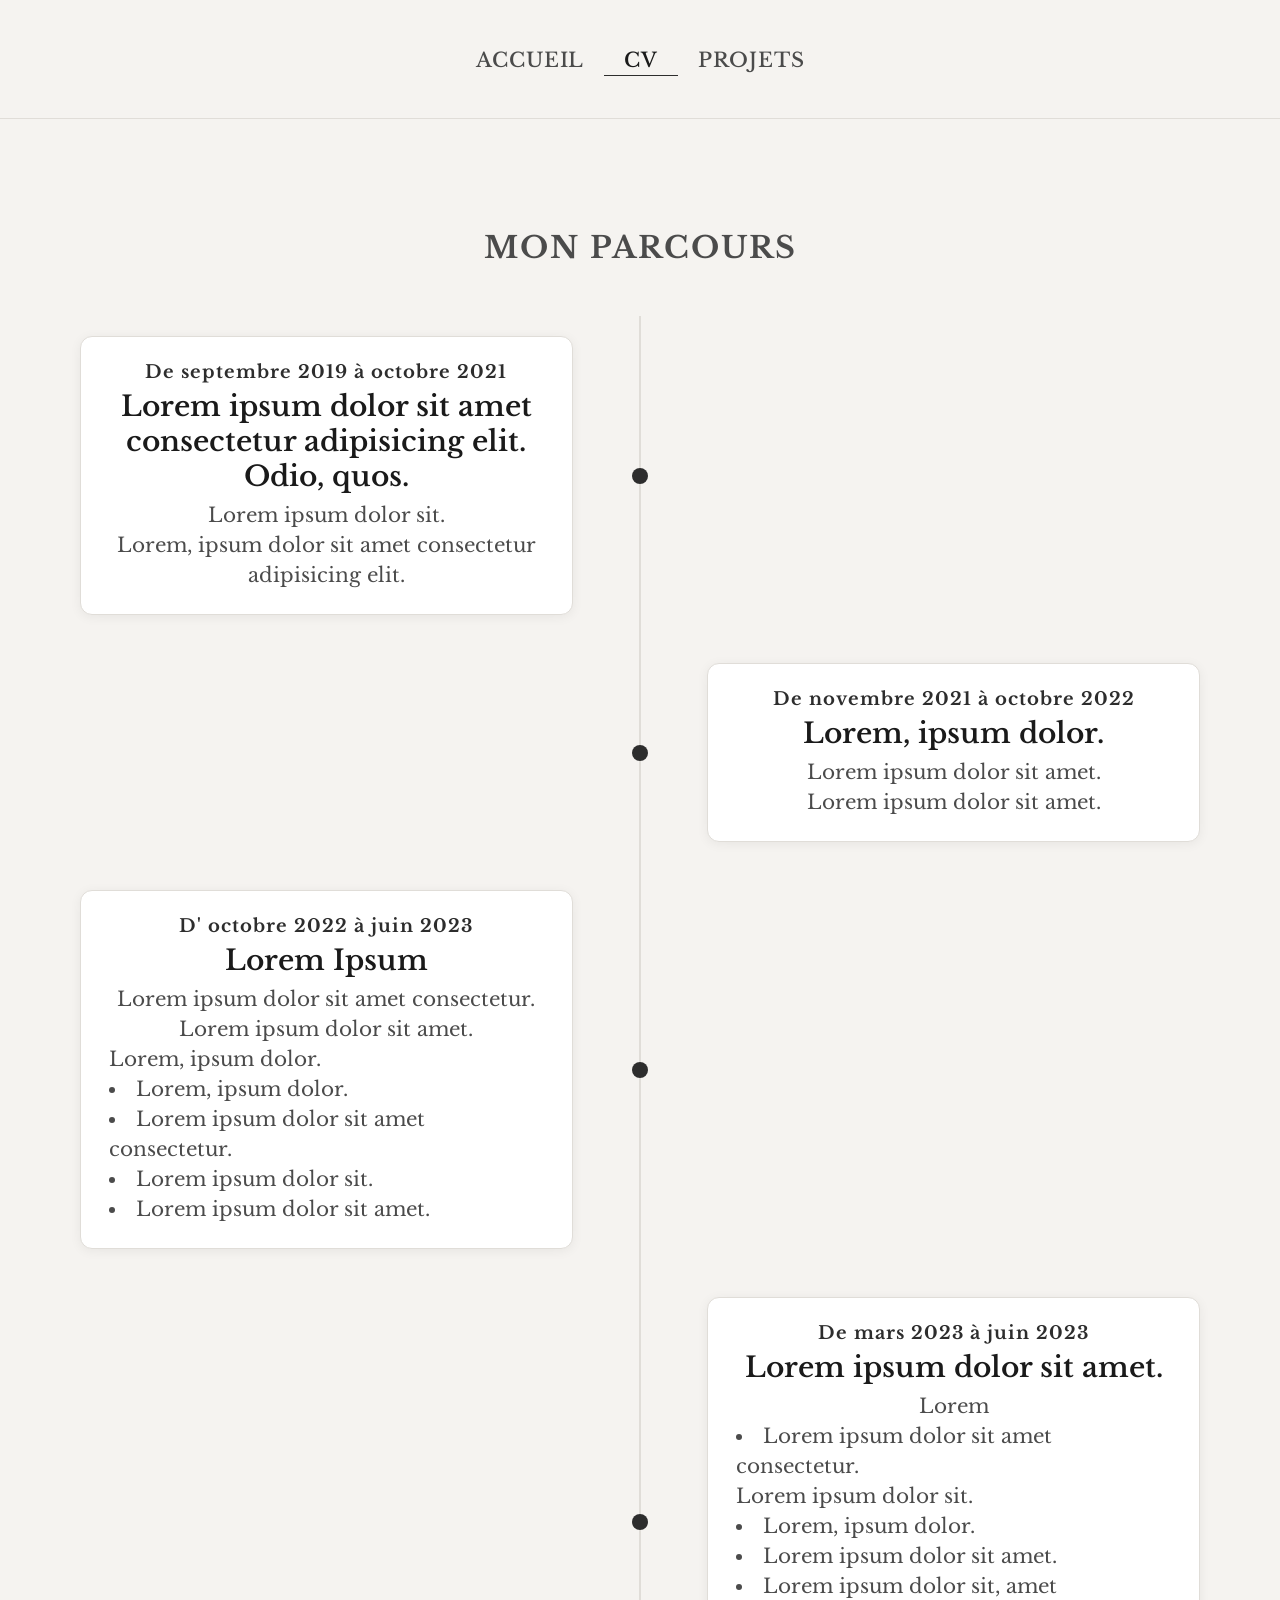
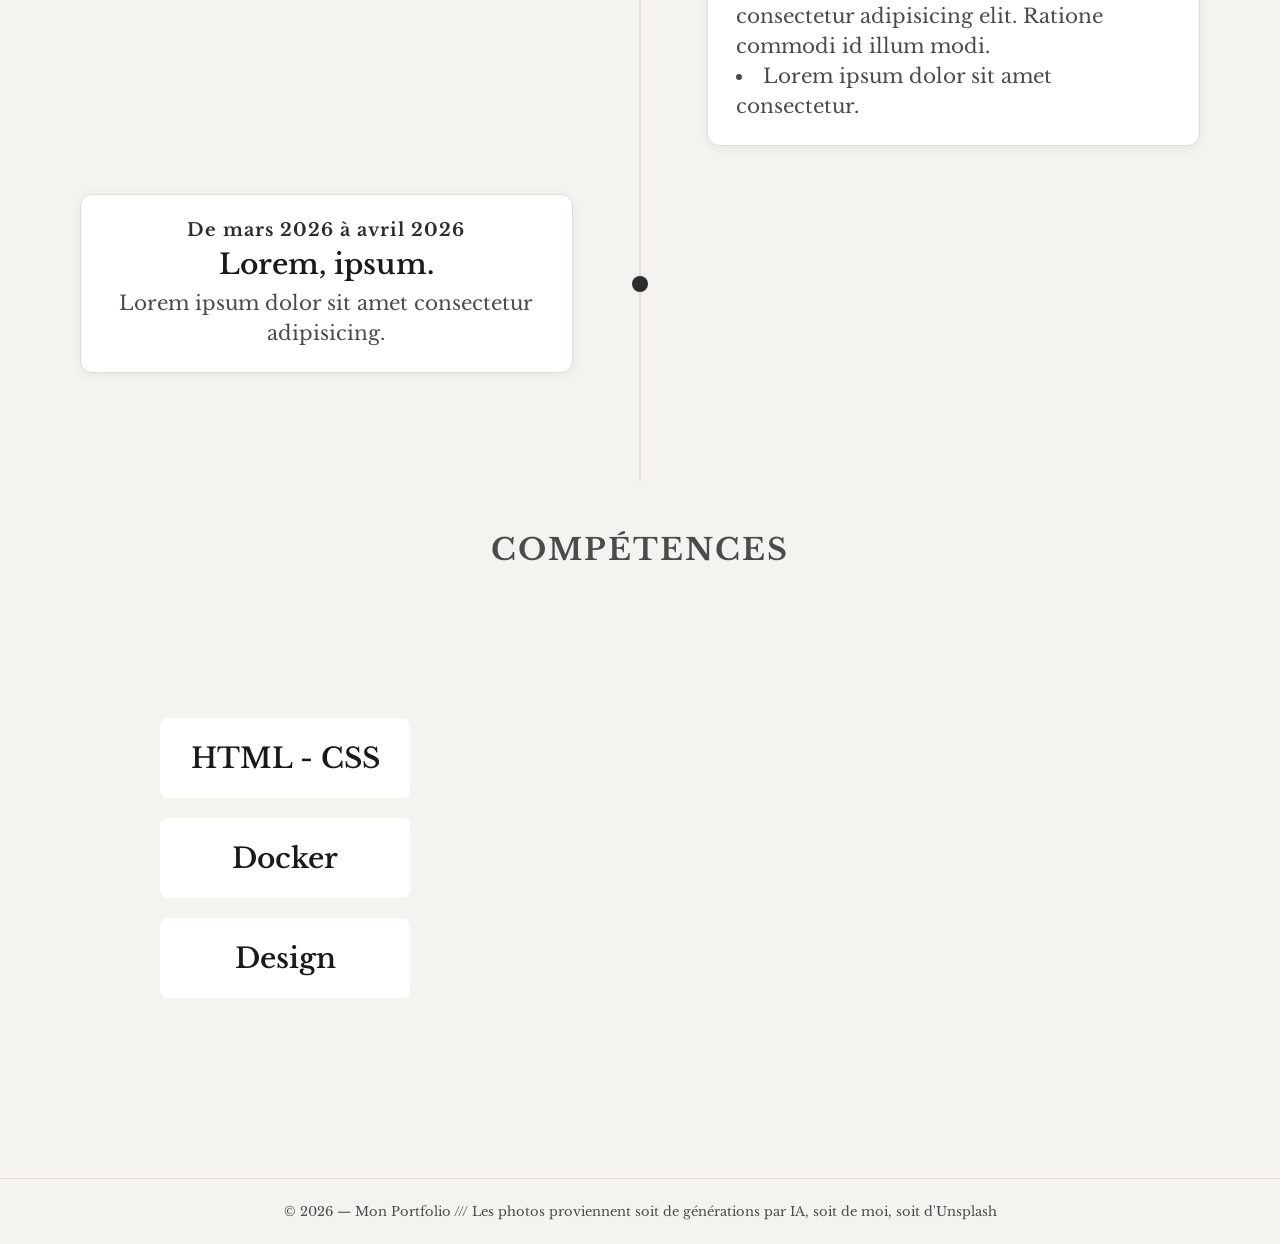
<file: templates/cv.html>
<!doctype html>
<html lang="fr">
  <head>
    <meta charset="UTF-8" />
    <meta name="viewport" content="width=device-width, initial-scale=1.0" />
    <meta
      name="keywords"
      content="cv, presentation,parcours,personnel,compétences"
    />
    <meta
      name="description"
      content="page contenant un résumé de mon cv ainsi que mes principales compétences techniques."
    />
    <meta name="author" content="Tabermaaalt" />
    <link rel="stylesheet" href="../styles/cv.css" />
    <link rel="icon" href="../images/favicon.png" />
    <link rel="preconnect" href="https://fonts.googleapis.com" />
    <link rel="preconnect" href="https://fonts.gstatic.com" crossorigin />
    <link
      href="https://fonts.googleapis.com/css2?family=Libre+Baskerville:ital,wght@0,400..700;1,400..700&family=Playfair+Display:ital,wght@0,400..900;1,400..900&display=swap"
      rel="stylesheet"
    />
    <title>CV</title>
  </head>
  <body>
    <header>
      <nav>
        <input type="checkbox" id="menu-toggle" class="menu-toggle" tabindex="-1" />
        <label for="menu-toggle" class="hamburger" aria-label="Menu" tabindex="0">
          <span></span>
          <span></span>
          <span></span>
        </label>
        <div class="nav-links">
          <a href="index.html" class="nav-link">Accueil</a>
          <a href="cv.html" class="nav-link active">CV</a>
          <a href="projets.html" class="nav-link">Projets</a>
        </div>
      </nav>
    </header>
    <main>
      <h2 class="page-titre">Mon Parcours</h2>
      <div class="timeline">
        <div class="timeline-item">
          <div class="timeline-content">
            <div class="timeline-year">De septembre 2019 à octobre 2021</div>
            <div class="timeline-title">
              Lorem ipsum dolor sit amet consectetur adipisicing elit. Odio,
              quos.
            </div>
            <div class="timeline-desc">
              Lorem ipsum dolor sit. <br />Lorem, ipsum dolor sit amet
              consectetur adipisicing elit.
            </div>
          </div>
          <div class="timeline-dot"></div>
        </div>

        <div class="timeline-item-reverse">
          <div class="timeline-content">
            <div class="timeline-year">De novembre 2021 à octobre 2022</div>
            <div class="timeline-title">Lorem, ipsum dolor.</div>
            <div class="timeline-desc">
              Lorem ipsum dolor sit amet. <br />Lorem ipsum dolor sit amet.
            </div>
          </div>
          <div class="timeline-dot"></div>
        </div>

        <div class="timeline-item">
          <div class="timeline-content">
            <div class="timeline-year">D' octobre 2022 à juin 2023</div>
            <div class="timeline-title">Lorem Ipsum</div>
            <div class="timeline-desc">
              Lorem ipsum dolor sit amet consectetur.<br />Lorem ipsum dolor sit
              amet.<br />
              <ul>
                Lorem, ipsum dolor.
                <li>Lorem, ipsum dolor.</li>
                <li>Lorem ipsum dolor sit amet consectetur.</li>
                <li>Lorem ipsum dolor sit.</li>
                <li>Lorem ipsum dolor sit amet.</li>
              </ul>
            </div>
          </div>
          <div class="timeline-dot"></div>
        </div>

        <div class="timeline-item-reverse">
          <div class="timeline-content">
            <div class="timeline-year">De mars 2023 à juin 2023</div>
            <div class="timeline-title">Lorem ipsum dolor sit amet.</div>
            <div class="timeline-desc">
              Lorem <br />
              <ul>
                <li>
                  Lorem ipsum dolor sit amet consectetur. <br />
                  Lorem ipsum dolor sit.
                </li>
                <li>Lorem, ipsum dolor.</li>
                <li>Lorem ipsum dolor sit amet.</li>
                <li>
                  Lorem ipsum dolor sit, amet consectetur adipisicing elit.
                  Ratione commodi id illum modi.
                </li>
                <li>Lorem ipsum dolor sit amet consectetur.</li>
              </ul>
            </div>
          </div>
          <div class="timeline-dot"></div>
        </div>

        <div class="timeline-item">
          <div class="timeline-content">
            <div class="timeline-year">De mars 2026 à avril 2026</div>
            <div class="timeline-title">Lorem, ipsum.</div>
            <div class="timeline-desc">
              Lorem ipsum dolor sit amet consectetur adipisicing.
            </div>
          </div>
          <div class="timeline-dot"></div>
        </div>
      </div>
      <h2 class="page-titre">COMPÉTENCES</h2>
      <div class="container">
        <div class="card" id="card">
          <span class="card-content" id="card1"
            >Lorem ipsum dolor sit amet consectetur adipisicing elit. Dolor
            pariatur eveniet quia quam quasi est eum nam rem. Dicta ab
            architecto, facilis fugiat magni consequatur facere eveniet delectus
            laboriosam error.</span
          >
          <span class="card-content" id="card2"
            >Lorem ipsum dolor sit amet consectetur adipisicing elit. Natus
            necessitatibus veritatis incidunt a explicabo sed, quis odio quas
            maxime sequi eos temporibus numquam, odit enim vel totam sint rerum
            tempore.</span
          >
          <span class="card-content" id="card3"
            >Lorem ipsum dolor sit amet consectetur adipisicing elit. Eaque
            accusamus corporis corrupti provident animi officia, suscipit
            exercitationem accusantium dolorem asperiores iure doloremque ab
            quia ex dolores tenetur perspiciatis quo? Ipsum.</span
          >
        </div>
        <a class="button" id="button1" href="#card1">HTML - CSS</a>
        <a class="button" id="button2" href="#card2">Docker</a>
        <a class="button" id="button3" href="#card3">Design</a>
      </div>
    </main>
    <footer>
      <p>
        &copy; 2026 — Mon Portfolio /// Les photos proviennent soit de
        générations par IA, soit de moi, soit d'Unsplash
      </p>
    </footer>
  </body>
</html>
</file>
<file: styles/cv.css>
*,
*::before,
*::after {
  margin: 0;
  padding: 0;
  box-sizing: border-box;
}

*:focus {
  outline: 4px solid #0056b3;
  outline-offset: 2px;
}

.hamburger:focus-visible {
  outline: 4px solid #0056b3;
  outline-offset: 4px;
  border-radius: 4px;
}

:root {
  --background: #f5f3f0;
  --surface: #ffffff;
  --text: #1a1a1a;
  --text-muted: #4b4b4b;
  --accent: #2d2d2d;
  --accent-light: #4a4a4a;
  --border: #e0ddd8;
}

body {
  font-family: "Libre Baskerville", serif;
  background: var(--background);
  color: var(--text);
  min-height: 100vh;
  display: flex;
  flex-direction: column;
}

main {
  padding: 60px 80px;
}

a {
  text-decoration: none;
  color: inherit;
}

img {
  max-width: 100%;
  display: block;
}

input[type="checkbox"] {
  position: absolute;
  opacity: 0;
  pointer-events: none;
}

header {
  width: 100%;
  padding: 24px 40px;
  position: sticky;
  top: 0;
  z-index: 100;
  background: rgba(245, 243, 240, 0.92);
  border-bottom: 1px solid var(--border);
}

nav {
  max-width: 1100px;
  margin: 0 auto;
  align-items: center;
  height: 70px;
  padding-top: 20px;
}

.nav-links {
  display: flex;
  flex-direction: row;
  justify-content: center;
  align-content: center;
}

.nav-link {
  font-size: 20px;
  font-weight: 500;
  letter-spacing: 0.8px;
  text-transform: uppercase;
  color: var(--text-muted);
  transition: color 0.3s ease;
  position: relative;
  padding: 4px 20px;
}

.nav-link::after {
  content: "";
  position: absolute;
  bottom: 0;
  left: 0;
  width: 0;
  height: 1.5px;
  background: var(--accent);
  transition: width 0.3s ease;
}

.nav-link:hover,
.nav-link.active {
  color: var(--text);
}

.nav-link:hover::after,
.nav-link.active::after {
  width: 100%;
}

.page-titre {
  font-size: 30px;
  font-weight: 700;
  letter-spacing: 2px;
  text-transform: uppercase;
  color: var(--text-muted);
  text-align: center;
  margin-bottom: 48px;
  position: relative;
  margin: 50px 0px 50px 0px;
}

.timeline {
  position: relative;
  padding: 20px 0 60px;
}

.timeline::before {
  content: "";
  position: absolute;
  left: 50%;
  top: 0;
  bottom: 0;
  width: 2px;
  background: var(--border);
  transform: translateX(-50%);
}

.timeline-item {
  display: flex;
  flex-direction: row;
  align-items: center;
  margin-bottom: 48px;
  position: relative;
}

.timeline-item-reverse {
  display: flex;
  flex-direction: row-reverse;
  align-items: center;
  margin-bottom: 48px;
  position: relative;
}

.timeline-content {
  text-align: center;
  list-style: inside;
  width: 44%;
  background: var(--surface);
  border-radius: 12px;
  box-shadow: 0 2px 12px rgba(0, 0, 0, 0.06);
  border: 1px solid var(--border);
  padding: 24px 28px;
  transition:
    transform 0.3s ease,
    box-shadow 0.3s ease;
}

.timeline-content ul {
  text-align: left;
}

.timeline-content:hover {
  transform: translateY(-3px);
  box-shadow: 0 8px 24px rgba(0, 0, 0, 0.1);
}

.timeline-dot {
  position: absolute;
  left: 50%;
  transform: translateX(-50%);
  width: 16px;
  height: 16px;
  background: var(--accent);
  border-radius: 50%;
  border: 3px solid var(--bg);
}

.timeline-year {
  font-size: 18px;
  font-weight: 700;
  letter-spacing: 1px;
  color: var(--accent);
  margin-bottom: 6px;
}

.timeline-title {
  font-size: 28px;
  font-weight: 600;
  margin-bottom: 6px;
}

.timeline-desc {
  font-size: 20px;
  color: var(--text-muted);
  line-height: 1.5;
}

.container {
  position: relative;
  max-width: 1024px;
  height: 500px;
  margin: auto;
  display: flex;
  flex-direction: row;
}

.card {
  position: relative;
  width: 60%;
  height: 85%;
  border-radius: 8px;
  border-width: 0;
  padding: 5%;
  visibility: hidden;
  transition: all 0.2s;
  color: var(--text);
}

.card-content {
  font-size: 25px;
  color: var(--accent);
}

.button {
  position: absolute;
  display: block;
  border-radius: 8px;
  border-width: 0;
  cursor: pointer;
  padding: 10px 12px;
  text-align: center;
  align-content: center;
  font-size: 28px;
  font-weight: 600;
  margin-bottom: 6px;
  white-space: nowrap;
  color: var(--text);
  width: 250px;
  height: 80px;
}

#button1 {
  top: 100px;
  left: 32px;
  background-color: var(--surface);
}

#button2 {
  top: 200px;
  left: 32px;
  background-color: var(--surface);
}

#button3 {
  top: 300px;
  left: 32px;
  background-color: var(--surface);
}

.card:has(.card-content:target) {
  top: 100px;
  left: 340px;
  visibility: visible;
  box-shadow: rgb(38, 57, 77) 0px 20px 30px -10px;
}

.card:has(#card1:target) {
  background-color: var(--surface);
}

.container:has(#card1:target) #button1 {
  box-shadow: rgb(38, 57, 77) 0px 20px 30px -10px;
}

.card:has(#card2:target) {
  background-color: var(--surface);
}

.container:has(#card2:target) #button2 {
  box-shadow: rgb(38, 57, 77) 0px 20px 30px -10px;
}

.card:has(#card3:target) {
  background-color: var(--surface);
}

.container:has(#card3:target) #button3 {
  box-shadow: rgb(38, 57, 77) 0px 20px 30px -10px;
}

.card-content:not(:target) {
  display: none;
}

footer {
  width: 100%;
  border-top: 1px solid var(--border);
  padding: 24px 40px;
  background: var(--background);
}

footer p {
  max-width: 1100px;
  margin: 0 auto;
  display: flex;
  justify-content: center;
  align-items: center;
  gap: 24px;
  font-size: 13px;
  color: var(--text-muted);
}

.hamburger {
  display: none;
}

.menu-toggle {
  position: absolute;
  opacity: 0;
  width: 0;
  height: 0;
  pointer-events: none;
}

@media (max-width: 425px) {
  header {
    padding: 16px 24px;
  }

  nav {
    gap: 0;
  }

  body {
    padding: 0px;
  }

  .nav-index {
    justify-content: center;
  }

  .nav-link {
    font-size: 12px;
    padding: 8px 12px;
  }

  .hamburger {
    display: flex;
    flex-direction: column;
    gap: 5px;
    cursor: pointer;
    background: none;
    border: none;
    padding: 8px;
  }

  .hamburger span {
    width: 24px;
    height: 2px;
    background: var(--text);
    border-radius: 2px;
    transition: 0.3s ease;
  }

  .nav-links {
    display: none;
    position: absolute;
    top: 100%;
    left: 0;
    right: 0;
    background: rgba(245, 243, 240, 0.98);
    backdrop-filter: blur(12px);
    -webkit-backdrop-filter: blur(12px);
    border-bottom: 1px solid var(--border);
    flex-direction: column;
    align-items: center;
    padding: 16px 0;
    gap: 0;
  }

  nav:has(.hamburger:focus-visible) .nav-links,
  nav:has(#menu-toggle:checked) .nav-links {
    display: flex;
  }

  .menu-toggle:focus-visible + .hamburger {
    outline: 4px solid #0056b3;
    outline-offset: 4px;
    border-radius: 4px;
  }

  .nav-links .nav-link {
    padding: 14px 24px;
    width: 100%;
    text-align: center;
    border-bottom: 1px solid var(--border);
  }

  .nav-links .nav-link:last-child {
    border-bottom: none;
  }

  .nav-links .nav-link:focus-visible {
    outline: 4px solid #0056b3;
    outline-offset: -2px;
    border-radius: 4px;
  }

  main {
    padding: 40px 24px;
  }

  .site-footer {
    padding: 20px 24px;
  }

  footer p {
    flex-direction: column;
    gap: 8px;
    font-size: 12px;
  }

  .timeline::before {
    left: 24px;
  }

  .timeline-item,
  .timeline-item-reverse {
    flex-direction: row;
    padding-left: 56px;
  }

  .timeline-content {
    width: 100%;
    text-align: left;
    padding: 20px 24px;
  }

  .timeline-dot {
    left: 24px;
  }

  .container {
    height: auto;
    display: flex;
    flex-direction: column-reverse;
    align-items: center;
  }

  .button {
    position: static;
    width: 90%;
    height: auto;
    margin: 10px 0;
  }

  .container #button1 {
    order: 4;
  }

  .container #button2 {
    order: 3;
  }

  .container #button3 {
    order: 2;
  }

  .container #card {
    order: 1;
  }

  .card {
    position: static;
    width: 90%;
    height: auto;
    margin-top: 20px;
  }

  .card:has(.card-content:target) {
    visibility: visible;
  }
}
</file>
